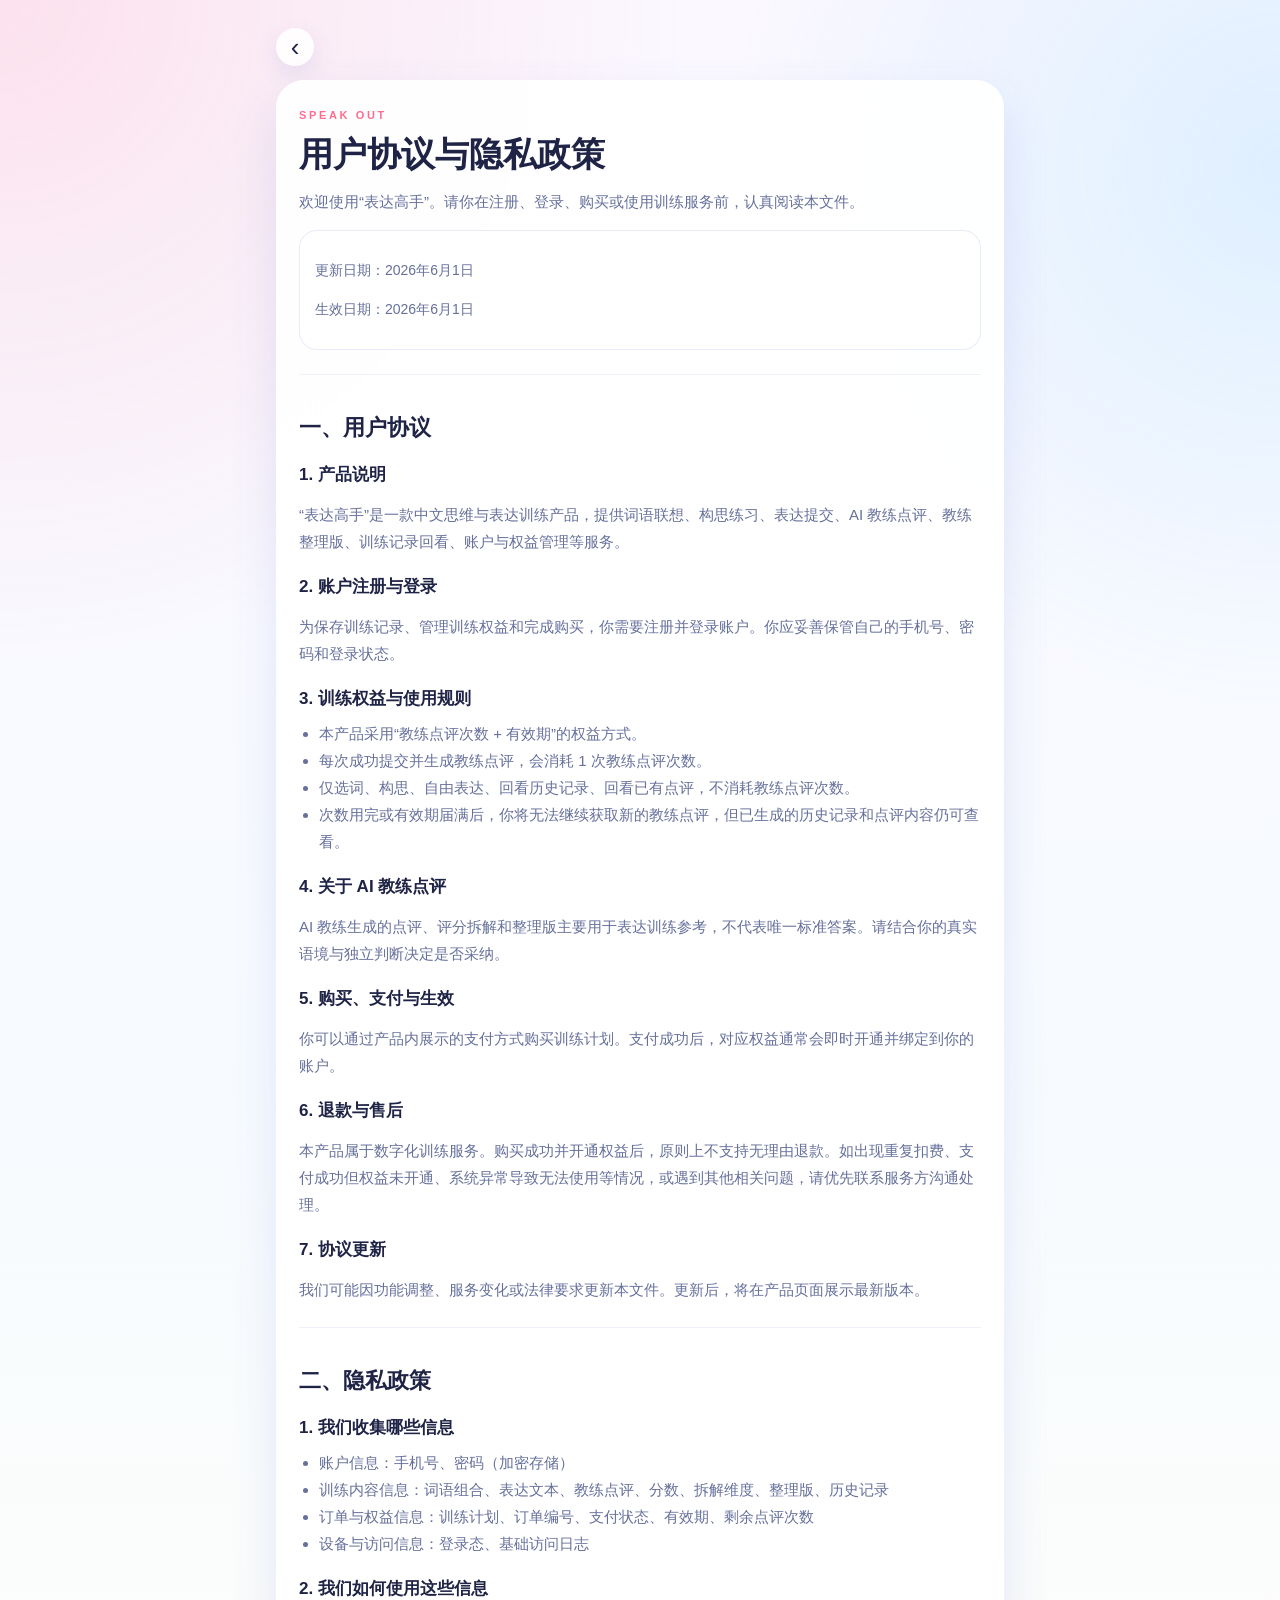
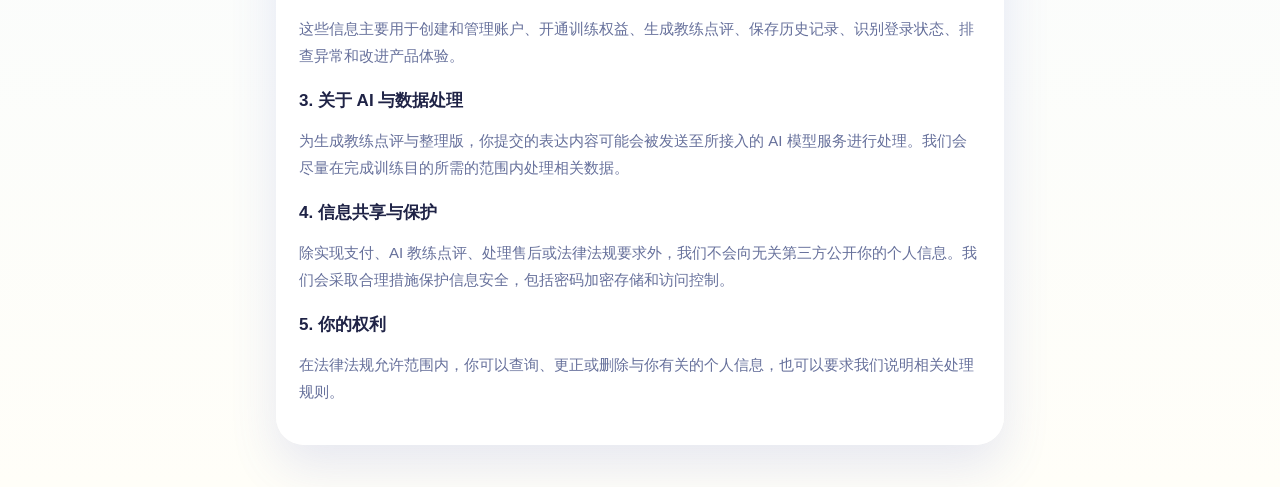
<file: backend/static_h5/agreement.html>
<!doctype html>
<html lang="zh-CN">
  <head>
    <meta charset="utf-8" />
    <meta name="viewport" content="width=device-width, initial-scale=1, viewport-fit=cover" />
    <title>用户协议与隐私政策｜表达高手</title>
    <style>
      :root { --ink:#1f2346; --muted:#66709b; --pink:#ff6c90; --line:rgba(72,89,192,.12); --panel:rgba(255,255,255,.92); --shadow:0 22px 48px rgba(84,96,196,.14); }
      * { box-sizing:border-box; }
      html,body { margin:0; min-height:100%; background:radial-gradient(circle at 0 0, rgba(255,108,144,.16), transparent 28%), radial-gradient(circle at 100% 8%, rgba(77,189,255,.16), transparent 24%), linear-gradient(180deg, #fbf8ff 0%, #f7fbff 52%, #fffef8 100%); color:var(--ink); font-family:"Avenir Next","PingFang SC","Hiragino Sans GB",sans-serif; }
      .wrap { width:min(100%,760px); margin:0 auto; padding:28px 16px 42px; }
      .topbar { display:flex; align-items:center; gap:12px; margin-bottom:14px; }
      .back { width:38px; height:38px; border:0; border-radius:50%; background:rgba(255,255,255,.9); box-shadow:0 8px 22px rgba(84,96,196,.12); color:var(--ink); font-size:26px; line-height:1; display:grid; place-items:center; }
      .topbar span { color:var(--muted); font-size:14px; font-weight:700; }
      .panel { background:var(--panel); border:1px solid rgba(255,255,255,.86); backdrop-filter:blur(18px); border-radius:28px; box-shadow:var(--shadow); padding:24px 22px; }
      .eyebrow { display:inline-block; font-size:11px; letter-spacing:.24em; font-weight:800; text-transform:uppercase; color:var(--pink); }
      h1 { margin:12px 0 8px; font-size:34px; line-height:1.12; }
      h2 { margin:28px 0 12px; font-size:22px; }
      h3 { margin:20px 0 10px; font-size:17px; }
      p,li { color:var(--muted); line-height:1.8; font-size:15px; }
      ul { margin:8px 0 0; padding-left:20px; }
      .meta { margin-top:12px; padding:14px 16px; border-radius:18px; background:rgba(255,255,255,.72); box-shadow:inset 0 0 0 1px var(--line); }
      .section { padding-top:10px; border-top:1px solid rgba(72,89,192,.08); margin-top:24px; }
      .small { font-size:14px; }
      a { color:#5160c7; }
    </style>
  </head>
  <body>
    <main class="wrap">
      <div class="topbar">
        <button class="back" type="button" aria-label="返回">‹</button>
      </div>
      <article class="panel">
        <span class="eyebrow">SPEAK OUT</span>
        <h1>用户协议与隐私政策</h1>
        <p>欢迎使用“表达高手”。请你在注册、登录、购买或使用训练服务前，认真阅读本文件。</p>
        <div class="meta">
          <p class="small">更新日期：2026年6月1日</p>
          <p class="small">生效日期：2026年6月1日</p>
        </div>
        <section class="section">
          <h2>一、用户协议</h2>
          <h3>1. 产品说明</h3>
          <p>“表达高手”是一款中文思维与表达训练产品，提供词语联想、构思练习、表达提交、AI 教练点评、教练整理版、训练记录回看、账户与权益管理等服务。</p>
          <h3>2. 账户注册与登录</h3>
          <p>为保存训练记录、管理训练权益和完成购买，你需要注册并登录账户。你应妥善保管自己的手机号、密码和登录状态。</p>
          <h3>3. 训练权益与使用规则</h3>
          <ul>
            <li>本产品采用“教练点评次数 + 有效期”的权益方式。</li>
            <li>每次成功提交并生成教练点评，会消耗 1 次教练点评次数。</li>
            <li>仅选词、构思、自由表达、回看历史记录、回看已有点评，不消耗教练点评次数。</li>
            <li>次数用完或有效期届满后，你将无法继续获取新的教练点评，但已生成的历史记录和点评内容仍可查看。</li>
          </ul>
          <h3>4. 关于 AI 教练点评</h3>
          <p>AI 教练生成的点评、评分拆解和整理版主要用于表达训练参考，不代表唯一标准答案。请结合你的真实语境与独立判断决定是否采纳。</p>
          <h3>5. 购买、支付与生效</h3>
          <p>你可以通过产品内展示的支付方式购买训练计划。支付成功后，对应权益通常会即时开通并绑定到你的账户。</p>
          <h3>6. 退款与售后</h3>
          <p>本产品属于数字化训练服务。购买成功并开通权益后，原则上不支持无理由退款。如出现重复扣费、支付成功但权益未开通、系统异常导致无法使用等情况，或遇到其他相关问题，请优先联系服务方沟通处理。</p>
          <h3>7. 协议更新</h3>
          <p>我们可能因功能调整、服务变化或法律要求更新本文件。更新后，将在产品页面展示最新版本。</p>
        </section>
        <section class="section">
          <h2>二、隐私政策</h2>
          <h3>1. 我们收集哪些信息</h3>
          <ul>
            <li>账户信息：手机号、密码（加密存储）</li>
            <li>训练内容信息：词语组合、表达文本、教练点评、分数、拆解维度、整理版、历史记录</li>
            <li>订单与权益信息：训练计划、订单编号、支付状态、有效期、剩余点评次数</li>
            <li>设备与访问信息：登录态、基础访问日志</li>
          </ul>
          <h3>2. 我们如何使用这些信息</h3>
          <p>这些信息主要用于创建和管理账户、开通训练权益、生成教练点评、保存历史记录、识别登录状态、排查异常和改进产品体验。</p>
          <h3>3. 关于 AI 与数据处理</h3>
          <p>为生成教练点评与整理版，你提交的表达内容可能会被发送至所接入的 AI 模型服务进行处理。我们会尽量在完成训练目的所需的范围内处理相关数据。</p>
          <h3>4. 信息共享与保护</h3>
          <p>除实现支付、AI 教练点评、处理售后或法律法规要求外，我们不会向无关第三方公开你的个人信息。我们会采取合理措施保护信息安全，包括密码加密存储和访问控制。</p>
          <h3>5. 你的权利</h3>
          <p>在法律法规允许范围内，你可以查询、更正或删除与你有关的个人信息，也可以要求我们说明相关处理规则。</p>
        </section>
      </article>
    </main>
    <script>
      document.querySelector(".back").addEventListener("click", () => {
        if (history.length > 1) {
          history.back();
          return;
        }
        location.href = "/";
      });
    </script>
  </body>
</html>
</file>
